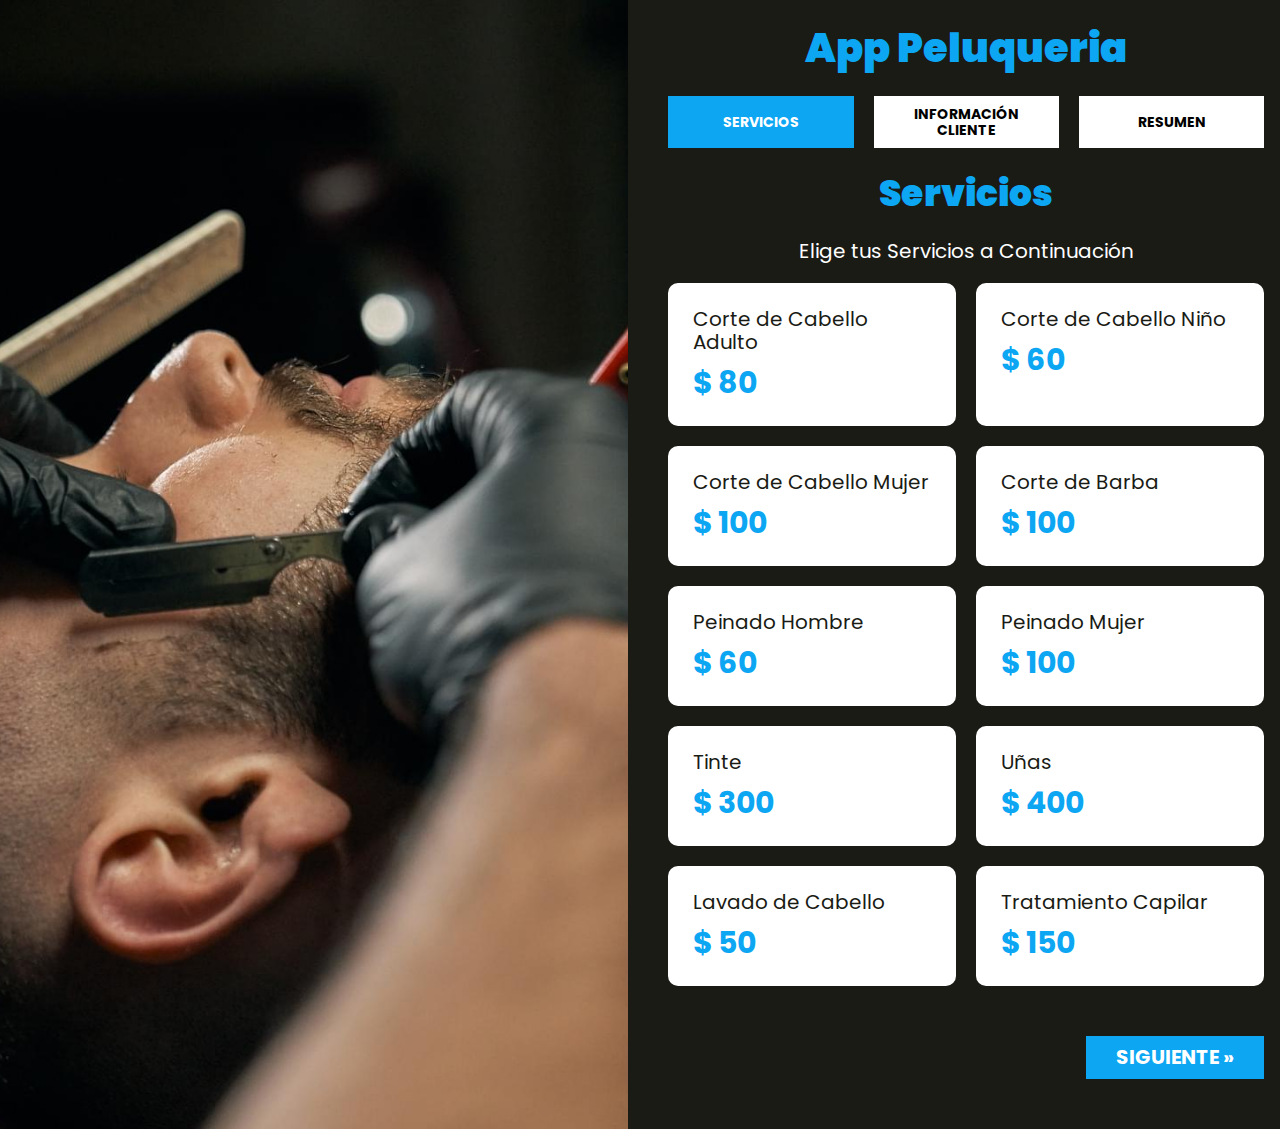
<file: HTML/AppSalon_fin/index.html>
<!DOCTYPE html>
<html lang="en">
<head>
    <meta charset="UTF-8">
    <meta name="viewport" content="width=device-width, initial-scale=1.0">
    <title>App Salón de Belleza</title>
    <link href="https://fonts.googleapis.com/css2?family=Poppins:wght@300;700;900&display=swap" rel="stylesheet"> 
    <link rel="stylesheet" href="build/css/app.css">
</head>
<body>

    <div class="contenedor-estetica">
        <div class="imagen"></div>
        <div class="app">
            <header class="header">
                <h1>App Peluqueria</h1>
            </header>
            <nav class="tabs">
                <button type="button" data-paso="1">Servicios</button>
                <button type="button" data-paso="2">Información Cliente</button>
                <button type="button" data-paso="3">Resumen</button>
            </nav>


            <!-- Inicia Contenido App -->
            <div id="paso-1" class="seccion">
                <h2>Servicios</h2>
                <p class="text-center">Elige tus Servicios a Continuación</p>
                <div id="servicios" class="listado-servicios"></div>
            </div>
            <div id="paso-2" class="seccion">
                <h2>Tus Datos y Cita</h2>
                <p class="text-center">Coloca tus datos y fecha de tu cita</p>

                <form class="formulario">
                    <div class="campo">
                        <label
                            for="nombre"    
                        >Nombre</label>
                        <input 
                            id="nombre"
                            type="text"
                            placeholder="Tu Nombre"
                        >
                    </div>
                    <div class="campo">
                        <label
                            for="fecha"    
                        >Fecha</label>
                        <input 
                            id="fecha"
                            type="date"
                        >
                    </div>
                    <div class="campo">
                        <label
                            for="hora"    
                        >Hora</label>
                        <input 
                            id="hora"
                            type="time"
                        >
                    </div>
                </form>

            </div>
            <div id="paso-3" class="seccion contenido-resumen">
                <h2>Resumen</h2>
            </div>

            <div class="paginacion">
                <button
                    id="anterior"
                >
                   &laquo; Anterior
                </button>

                <button
                    id="siguiente"
                >
                    Siguiente &raquo;
                </button>
            </div>
        </div>
    </div>

    <script src="build/js/bundle.min.js"></script>
</body>
</html>
</file>
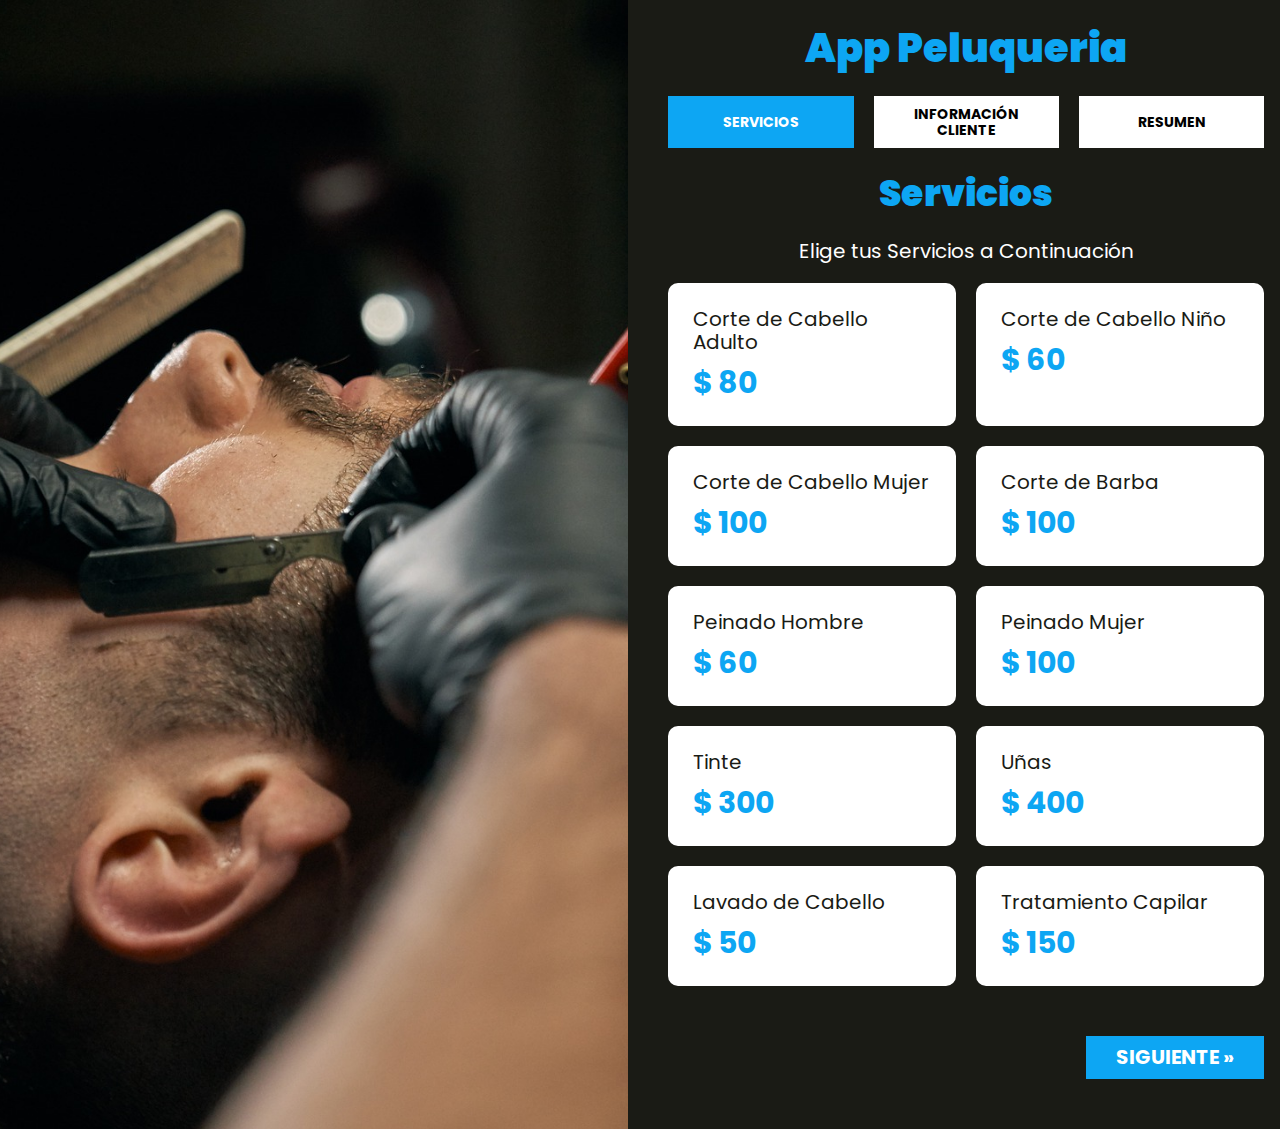
<file: HTML/AppSalon_fin_eligulp/index.html>
<!DOCTYPE html>
<html lang="en">
<head>
    <meta charset="UTF-8">
    <meta name="viewport" content="width=device-width, initial-scale=1.0">
    <title>App Salón de Belleza</title>
    <link href="https://fonts.googleapis.com/css2?family=Poppins:wght@300;700;900&display=swap" rel="stylesheet"> 
    <link rel="stylesheet" href="assets/css/normalize.css">
    <link rel="stylesheet" href="assets/css/app.css">
</head>
<body>

    <div class="contenedor-estetica">
        <div class="imagen"></div>
        <div class="app">
            <header class="header">
                <h1>App Peluqueria</h1>
            </header>
            <nav class="tabs">
                <button type="button" data-paso="1">Servicios</button>
                <button type="button" data-paso="2">Información Cliente</button>
                <button type="button" data-paso="3">Resumen</button>
            </nav>


            <!-- Inicia Contenido App -->
            <div id="paso-1" class="seccion">
                <h2>Servicios</h2>
                <p class="text-center">Elige tus Servicios a Continuación</p>
                <div id="servicios" class="listado-servicios"></div>
            </div>
            <div id="paso-2" class="seccion">
                <h2>Tus Datos y Cita</h2>
                <p class="text-center">Coloca tus datos y fecha de tu cita</p>

                <form class="formulario">
                    <div class="campo">
                        <label
                            for="nombre"    
                        >Nombre</label>
                        <input 
                            id="nombre"
                            type="text"
                            placeholder="Tu Nombre"
                        >
                    </div>
                    <div class="campo">
                        <label
                            for="fecha"    
                        >Fecha</label>
                        <input 
                            id="fecha"
                            type="date"
                        >
                    </div>
                    <div class="campo">
                        <label
                            for="hora"    
                        >Hora</label>
                        <input 
                            id="hora"
                            type="time"
                        >
                    </div>
                </form>

            </div>
            <div id="paso-3" class="seccion contenido-resumen">
                <h2>Resumen</h2>
            </div>

            <div class="paginacion">
                <button
                    id="anterior"
                >
                   &laquo; Anterior
                </button>

                <button
                    id="siguiente"
                >
                    Siguiente &raquo;
                </button>
            </div>
        </div>
    </div>

    <script src="assets/js/app.js"></script>
</body>
</html>
</file>
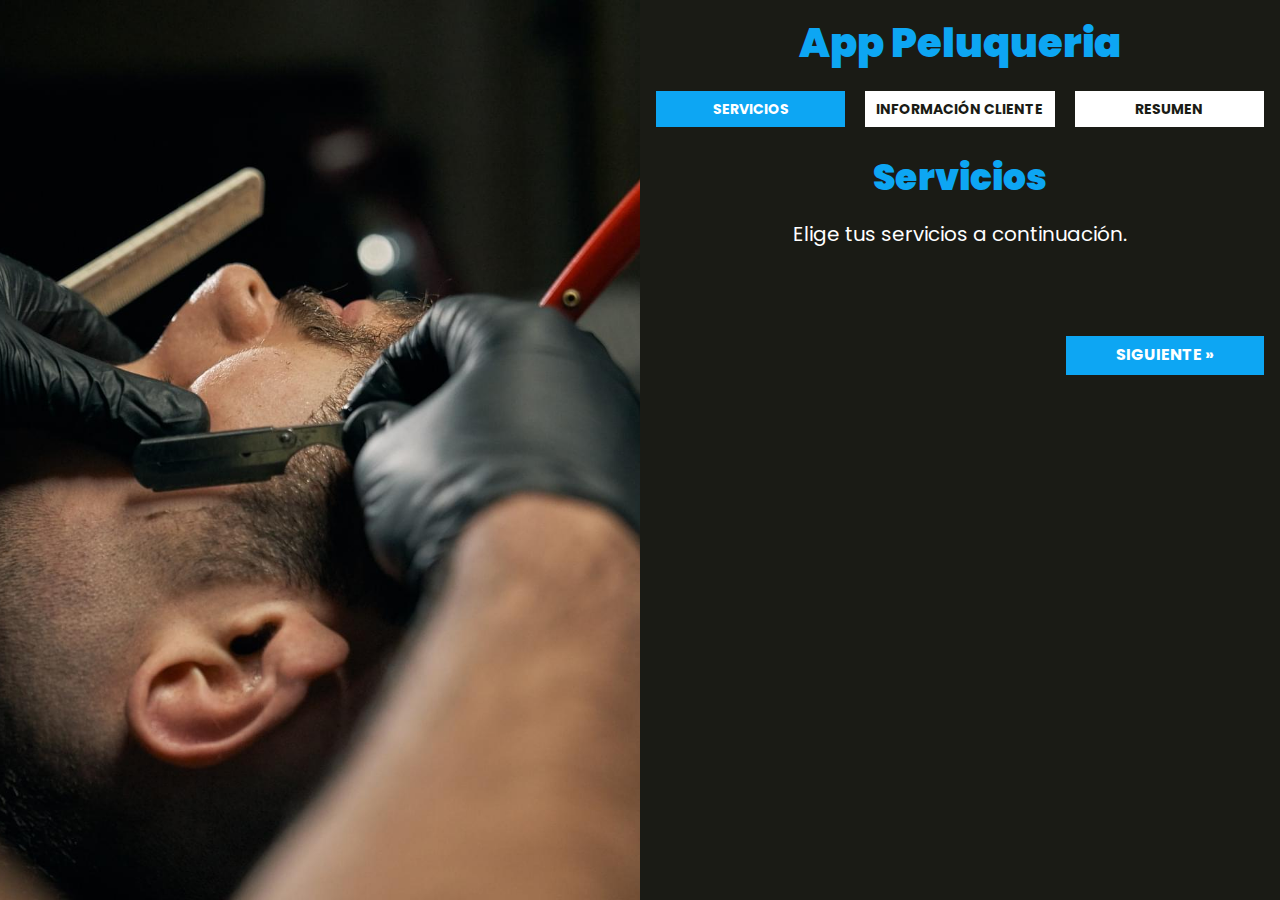
<file: PHP/AppSalon_PHP/index.html>
<!DOCTYPE html>
<html lang="en">
<head>
    <meta charset="UTF-8">
    <meta name="viewport" content="width=device-width, initial-scale=1.0">
    <title>App Estética</title>
    <link href="https://fonts.googleapis.com/css2?family=Poppins:wght@300;700;900&display=swap" rel="stylesheet"> 
    <link rel="stylesheet" href="build/css/app.css">
</head>
<body>

    <div class="contenedor-estetica">
        <div class="imagen"></div>
        <div class="app">
            <header class="header">
                <h1>App Peluqueria</h1>
            </header>

            <nav class="tabs">
                <button type="button" data-tab="1">Servicios</button>
                <button type="button" data-tab="2">Información Cliente</button>
                <button type="button" data-tab="3">Resumen</button>
            </nav>

            <div id="paso-1" class="servicios seccion">
                <h2>Servicios</h2>
                <p class="text-center">Elige tus servicios a continuación.</p>

                <div id="servicios" class="listado-servicios"></div>
            </div>
            <div id="paso-2" class="informacion-cliente seccion">
                <h2>Tus Datos y Cita</h2>
                <p class="text-center">Coloca tus datos y fecha de tu cita.</p>

                <form class="formulario">
                    <div class="campo">
                        <label for="nombre">Nombre</label>
                        <input 
                            type="text" 
                            id="nombre" 
                            placeholder="Tu Nombre"
                        >
                    </div>
                    <div class="campo">
                        <label for="nombre">Fecha</label>
                        <input 
                            type="date" 
                            id="fecha" 
                            min="2020-11-20"
                        >
                    </div>
                    <div class="campo">
                        <label for="nombre">Hora</label>
                        <input 
                            type="time" 
                            id="hora" 
                            min="10:00:00"
                            max="20:00:00"
                        >
                    </div>
                </form>
            </div>

            <div id="paso-3" class="resumen seccion">
                <h2>Resumen</h2>
                <div class="contenido-resumen"></div>
            </div>


            <div class="paginacion">
                <button 
                    id="anterior"
                    type="button"
                    class="btn" 
                >&laquo; Anterior </button>

                <button
                    id="siguiente"
                    class="btn" 
                    href="#"
                >Siguiente &raquo; </button>
            </div>
 
        </div>
    </div>
    <script src="build/js/bundle.min.js"></script>
</body>
</html>
</file>
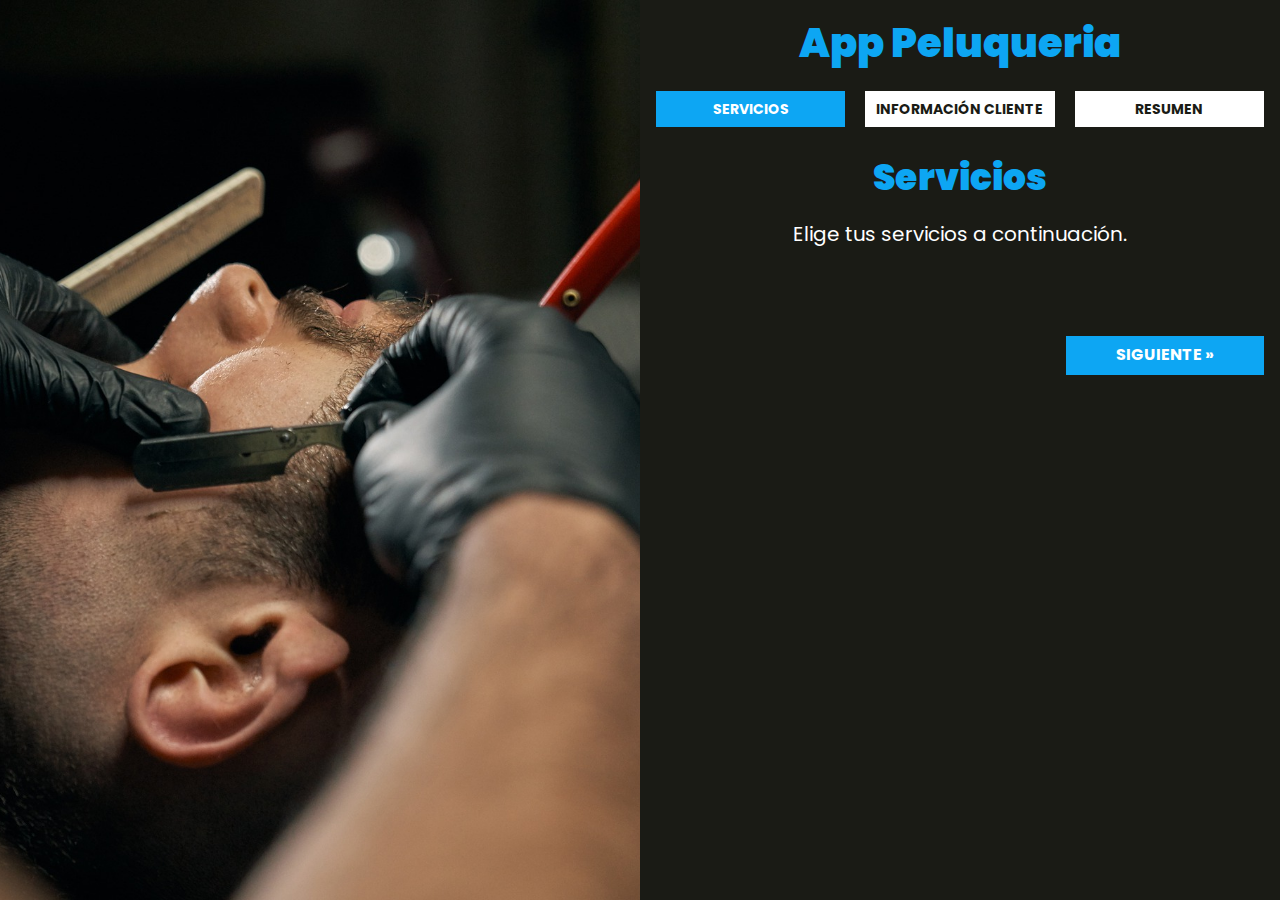
<file: PHP/AppSalon_PHP_eligulp/index.html>
<!DOCTYPE html>
<html lang="en">
<head>
    <meta charset="UTF-8">
    <meta name="viewport" content="width=device-width, initial-scale=1.0">
    <title>App Estética</title>
    <link href="https://fonts.googleapis.com/css2?family=Poppins:wght@300;700;900&display=swap" rel="stylesheet"> 
    <link rel="stylesheet" href="assets/css/normalize.css">
    <link rel="stylesheet" href="assets/css/app.css">
</head>
<body>

    <div class="contenedor-estetica">
        <div class="imagen"></div>
        <div class="app">
            <header class="header">
                <h1>App Peluqueria</h1>
            </header>

            <nav class="tabs">
                <button type="button" data-tab="1">Servicios</button>
                <button type="button" data-tab="2">Información Cliente</button>
                <button type="button" data-tab="3">Resumen</button>
            </nav>

            <div id="paso-1" class="servicios seccion">
                <h2>Servicios</h2>
                <p class="text-center">Elige tus servicios a continuación.</p>

                <div id="servicios" class="listado-servicios"></div>
            </div>
            <div id="paso-2" class="informacion-cliente seccion">
                <h2>Tus Datos y Cita</h2>
                <p class="text-center">Coloca tus datos y fecha de tu cita.</p>

                <form class="formulario">
                    <div class="campo">
                        <label for="nombre">Nombre</label>
                        <input 
                            type="text" 
                            id="nombre" 
                            placeholder="Tu Nombre"
                        >
                    </div>
                    <div class="campo">
                        <label for="nombre">Fecha</label>
                        <input 
                            type="date" 
                            id="fecha" 
                            min="2020-11-20"
                        >
                    </div>
                    <div class="campo">
                        <label for="nombre">Hora</label>
                        <input 
                            type="time" 
                            id="hora" 
                            min="10:00:00"
                            max="20:00:00"
                        >
                    </div>
                </form>
            </div>

            <div id="paso-3" class="resumen seccion">
                <h2>Resumen</h2>
                <div class="contenido-resumen"></div>
            </div>


            <div class="paginacion">
                <button 
                    id="anterior"
                    type="button"
                    class="btn" 
                >&laquo; Anterior </button>

                <button
                    id="siguiente"
                    class="btn" 
                    href="#"
                >Siguiente &raquo; </button>
            </div>
 
        </div>
    </div>
    <script src="assets/js/app.js"></script>
</body>
</html>
</file>
<file: HTML/AppSalon_fin_eligulp/assets/css/app.css>
.text-center {
    text-align: center
}

html {
    box-sizing: border-box;
    font-size: 62.5%
}

*,
:after,
:before {
    box-sizing: inherit
}

body {
    font-family: Poppins, sans-serif;
    font-size: 1.6rem
}

p {
    color: #fff;
    font-size: 2rem
}

.contenedor {
    margin: 0 auto;
    max-width: 1200px;
    width: 95%
}

a {
    text-decoration: none
}

img {
    max-width: 100%
}

h1,
h2,
h3 {
    color: #0da6f3;
    font-family: Poppins, sans-serif;
    font-weight: 900;
    margin: 0 0 2.5rem;
    text-align: center
}

h1 {
    font-size: 4rem
}

h2 {
    font-size: 3.6rem
}

h3 {
    font-size: 3rem;
    text-align: center
}

body {
    background-color: #1a1b15
}

@media (min-width:768px) {
    .contenedor-estetica {
        display: grid;
        gap: 2.5rem;
        grid-template-columns: repeat(2, 1fr);
        height: 100vh
    }
}

.contenedor-estetica .imagen {
    background-image: url(../img/1.jpg);
    background-position: 50%;
    background-size: cover;
    height: 30rem
}

@media (min-width:768px) {
    .contenedor-estetica .imagen {
        height: auto
    }
}

.app {
    margin: 0 auto;
    padding-top: 2.5rem;
    width: 95%
}

.app .seccion {
    display: none;
    margin-top: 2.5rem
}

.mostrar-seccion {
    display: block !important
}

.tabs {
    display: grid;
    gap: 2rem;
    grid-template-columns: repeat(3, 1fr)
}

.tabs button {
    background-color: #fff;
    border: none;
    font-size: 1.4rem;
    font-weight: 700;
    padding: 1rem;
    text-align: center;
    text-transform: uppercase
}

.tabs button.actual {
    background-color: #0da6f3;
    color: #fff
}

.tabs button:hover {
    cursor: pointer
}

@media (min-width:768px) {
    .listado-servicios {
        display: grid;
        gap: 2rem;
        grid-template-columns: repeat(2, 1fr)
    }
}

.listado-servicios .servicio {
    background-color: #fff;
    border-radius: 1rem;
    margin-bottom: 2rem;
    padding: 2.5rem
}

@media (min-width:768px) {
    .listado-servicios .servicio {
        margin-bottom: 0
    }
}

.listado-servicios .servicio p {
    margin: 0 0 1.25rem
}

.listado-servicios .servicio .nombre-servicio {
    color: #1a1b15
}

.listado-servicios .servicio .precio-servicio {
    color: #0da6f3;
    font-size: 3rem;
    font-weight: 700;
    margin: 0
}

.listado-servicios .servicio.seleccionado {
    background-color: #0da6f3
}

.listado-servicios .servicio.seleccionado p {
    color: #fff
}

.paginacion {
    display: flex;
    justify-content: space-between;
    padding: 5rem 0
}

.paginacion button {
    background-color: #0da6f3;
    border: none;
    color: #fff;
    display: block;
    font-size: 2rem;
    font-weight: 700;
    padding: 1rem 3rem;
    text-align: center;
    text-transform: uppercase
}

.paginacion button.ocultar {
    visibility: hidden
}

.paginacion button:hover {
    cursor: pointer
}

.formulario {
    width: 100%
}

.campo {
    align-items: center;
    display: flex;
    margin-bottom: 2rem
}

.campo label {
    color: #fff;
    flex: 0 0 10rem
}

.campo input {
    border: none;
    border-radius: 1rem;
    flex: 1;
    padding: 1.25rem
}

.alerta {
    color: #fff;
    display: block;
    padding: 2.5rem;
    text-align: center;
    width: 100%
}

.alerta.error {
    background-color: #c20000
}

.invalidar-cita {
    margin: 2.5rem 0;
    text-align: center;
    text-transform: uppercase
}

.contenido-resumen {
    margin-bottom: 2.5rem 0
}

.contenido-resumen p {
    margin-bottom: .5rem
}

.contenido-resumen p span {
    color: #0da6f3;
    font-size: 2.4rem;
    font-weight: 700
}

.contenido-resumen .resumen-servicios h3 {
    margin: 2.5rem 0
}

.contenido-resumen .resumen-servicios .contenedor-servicio {
    border-bottom: 1px solid #43453c;
    margin-bottom: 2rem;
    padding-bottom: 2rem
}

.contenido-resumen .resumen-servicios .contenedor-servicio .precio {
    color: #0da6f3;
    font-size: 2.4rem;
    font-weight: 700
}

.total {
    text-align: right
}
</file>
<file: PHP/AppSalon_PHP_eligulp/assets/css/app.css>
.text-center {
    text-align: center
}

html {
    box-sizing: border-box;
    font-size: 62.5%
}

*,
:after,
:before {
    box-sizing: inherit
}

body {
    font-family: Poppins, sans-serif;
    font-size: 1.6rem
}

p {
    color: #fff;
    font-size: 2rem
}

.contenedor {
    margin: 0 auto;
    max-width: 1200px;
    width: 95%
}

a {
    text-decoration: none
}

img {
    max-width: 100%
}

h1,
h2,
h3 {
    color: #0da6f3;
    font-family: Poppins, sans-serif;
    font-weight: 900;
    margin: 0 0 2.5rem;
    text-align: center
}

h1 {
    font-size: 4rem
}

h2 {
    font-size: 3.6rem
}

h3 {
    font-size: 3rem;
    text-align: center
}

html {
    height: 100%
}

body {
    background-color: #1a1b15;
    color: #fff;
    display: flex;
    flex-direction: column;
    min-height: 100%
}

@media (min-width:768px) {
    .contenedor-estetica {
        display: grid;
        grid-template-columns: repeat(2, 1fr);
        min-height: 100vh
    }
}

.contenedor-estetica .imagen {
    background-image: url(../img/1.jpg);
    background-position: 50%;
    background-size: cover;
    height: 30rem
}

@media (min-width:768px) {
    .contenedor-estetica .imagen {
        height: auto
    }
}

.contenedor-estetica .app {
    margin: 0 auto;
    width: 95%
}

.seccion {
    display: none
}

.btn,
.mostrar-seccion {
    display: block
}

.btn {
    background-color: #0da6f3;
    border: none;
    color: #fff;
    font-weight: 700;
    margin-top: 2rem;
    padding: 1rem 5rem;
    text-align: center;
    text-transform: uppercase;
    width: 100%
}

@media (min-width:480px) {
    .btn {
        width: auto
    }
}

.btn.btn-block {
    background-color: #fff;
    color: #0da6f3;
    font-size: 2rem;
    padding: 2rem;
    width: 100%
}

.btn:hover {
    cursor: pointer
}

.header {
    margin-top: 2rem
}

.header p {
    color: #fff;
    text-align: center
}

.tabs {
    -moz-column-gap: 2rem;
    column-gap: 2rem;
    display: grid;
    grid-template-columns: repeat(3, 1fr);
    justify-content: center;
    margin-bottom: 3rem
}

.tabs button {
    background-color: #fff;
    border: none;
    color: #1a1b15;
    font-size: 1.4rem;
    font-weight: 700;
    padding: 1rem;
    text-align: center;
    text-transform: uppercase
}

.tabs button:hover {
    cursor: pointer
}

.tabs button.actual {
    background-color: #0da6f3;
    color: #fff
}

.listado-servicios {
    display: grid;
    gap: 2rem;
    grid-template-rows: auto
}

@media (min-width:768px) {
    .listado-servicios {
        grid-template-columns: repeat(2, 1fr)
    }
}

.listado-servicios .servicio {
    background-color: #fff;
    border-radius: 1rem;
    padding: 3rem
}

.listado-servicios .servicio p {
    color: #1a1b15;
    margin: 0 0 1.25rem
}

.listado-servicios .servicio p:last-of-type {
    margin: 0
}

.listado-servicios .servicio .precio-servicio {
    color: #0da6f3;
    font-size: 3rem;
    font-weight: 700
}

.listado-servicios .servicio.seleccionado {
    background-color: #0da6f3
}

.listado-servicios .servicio.seleccionado p {
    color: #fff
}

.formulario {
    width: 100%
}

.campo {
    align-items: center;
    display: flex;
    margin-bottom: 2rem
}

.campo label {
    flex: 0 0 10rem
}

.campo input {
    border: none;
    border-radius: 1rem;
    flex: 1;
    padding: 1.25rem
}

.alerta {
    color: #fff;
    display: block;
    padding: 2.5rem;
    text-align: center;
    width: 100%
}

.alerta.error {
    background-color: #c20000
}

.alerta.exito {
    background-color: #0da6f3
}

.paginacion {
    padding: 5rem 0
}

@media (min-width:480px) {
    .paginacion {
        display: flex;
        justify-content: space-between
    }
}

.ocultar {
    visibility: hidden
}

.contenido-resumen {
    margin-bottom: 2.5rem 0
}

.contenido-resumen p {
    margin-bottom: .5rem
}

.contenido-resumen p span {
    color: #0da6f3;
    font-size: 2.4rem;
    font-weight: 700
}

.contenido-resumen .resumen-servicios {
    margin-bottom: 2.5rem
}

.contenido-resumen .resumen-servicios h3 {
    margin: 5rem 0
}

.invalidar-cita {
    padding-bottom: 2rem;
    text-align: center;
    text-transform: uppercase
}
</file>
<file: HTML/AppSalon_fin/build/css/app.css>
/*! normalize.css v8.0.1 | MIT License | github.com/necolas/normalize.css */html{-webkit-text-size-adjust:100%;line-height:1.15}body{margin:0}main{display:block}h1{font-size:2em;margin:.67em 0}hr{box-sizing:content-box;height:0;overflow:visible}pre{font-family:monospace,monospace;font-size:1em}a{background-color:transparent}abbr[title]{border-bottom:none;text-decoration:underline;-webkit-text-decoration:underline dotted;text-decoration:underline dotted}b,strong{font-weight:bolder}code,kbd,samp{font-family:monospace,monospace;font-size:1em}small{font-size:80%}sub,sup{font-size:75%;line-height:0;position:relative;vertical-align:baseline}sub{bottom:-.25em}sup{top:-.5em}img{border-style:none}button,input,optgroup,select,textarea{font-family:inherit;font-size:100%;line-height:1.15;margin:0}button,input{overflow:visible}button,select{text-transform:none}[type=button],[type=reset],[type=submit],button{-webkit-appearance:button}[type=button]::-moz-focus-inner,[type=reset]::-moz-focus-inner,[type=submit]::-moz-focus-inner,button::-moz-focus-inner{border-style:none;padding:0}[type=button]:-moz-focusring,[type=reset]:-moz-focusring,[type=submit]:-moz-focusring,button:-moz-focusring{outline:1px dotted ButtonText}fieldset{padding:.35em .75em .625em}legend{box-sizing:border-box;color:inherit;display:table;max-width:100%;padding:0;white-space:normal}progress{vertical-align:baseline}textarea{overflow:auto}[type=checkbox],[type=radio]{box-sizing:border-box;padding:0}[type=number]::-webkit-inner-spin-button,[type=number]::-webkit-outer-spin-button{height:auto}[type=search]{-webkit-appearance:textfield;outline-offset:-2px}[type=search]::-webkit-search-decoration{-webkit-appearance:none}::-webkit-file-upload-button{-webkit-appearance:button;font:inherit}details{display:block}summary{display:list-item}[hidden],template{display:none}.text-center{text-align:center}html{box-sizing:border-box;font-size:62.5%}*,:after,:before{box-sizing:inherit}body{font-family:Poppins,sans-serif;font-size:1.6rem}p{color:#fff;font-size:2rem}.contenedor{margin:0 auto;max-width:1200px;width:95%}a{text-decoration:none}img{max-width:100%}h1,h2,h3{color:#0da6f3;font-family:Poppins,sans-serif;font-weight:900;margin:0 0 2.5rem;text-align:center}h1{font-size:4rem}h2{font-size:3.6rem}h3{font-size:3rem;text-align:center}body{background-color:#1a1b15}@media (min-width:768px){.contenedor-estetica{display:grid;gap:2.5rem;grid-template-columns:repeat(2,1fr);height:100vh}}.contenedor-estetica .imagen{background-image:url(../img/1.jpg);background-position:50%;background-size:cover;height:30rem}@media (min-width:768px){.contenedor-estetica .imagen{height:auto}}.app{margin:0 auto;padding-top:2.5rem;width:95%}.app .seccion{display:none;margin-top:2.5rem}.mostrar-seccion{display:block!important}.tabs{display:grid;gap:2rem;grid-template-columns:repeat(3,1fr)}.tabs button{background-color:#fff;border:none;font-size:1.4rem;font-weight:700;padding:1rem;text-align:center;text-transform:uppercase}.tabs button.actual{background-color:#0da6f3;color:#fff}.tabs button:hover{cursor:pointer}@media (min-width:768px){.listado-servicios{display:grid;gap:2rem;grid-template-columns:repeat(2,1fr)}}.listado-servicios .servicio{background-color:#fff;border-radius:1rem;margin-bottom:2rem;padding:2.5rem}@media (min-width:768px){.listado-servicios .servicio{margin-bottom:0}}.listado-servicios .servicio p{margin:0 0 1.25rem}.listado-servicios .servicio .nombre-servicio{color:#1a1b15}.listado-servicios .servicio .precio-servicio{color:#0da6f3;font-size:3rem;font-weight:700;margin:0}.listado-servicios .servicio.seleccionado{background-color:#0da6f3}.listado-servicios .servicio.seleccionado p{color:#fff}.paginacion{display:flex;justify-content:space-between;padding:5rem 0}.paginacion button{background-color:#0da6f3;border:none;color:#fff;display:block;font-size:2rem;font-weight:700;padding:1rem 3rem;text-align:center;text-transform:uppercase}.paginacion button.ocultar{visibility:hidden}.paginacion button:hover{cursor:pointer}.formulario{width:100%}.campo{align-items:center;display:flex;margin-bottom:2rem}.campo label{color:#fff;flex:0 0 10rem}.campo input{border:none;border-radius:1rem;flex:1;padding:1.25rem}.alerta{color:#fff;display:block;padding:2.5rem;text-align:center;width:100%}.alerta.error{background-color:#c20000}.invalidar-cita{margin:2.5rem 0;text-align:center;text-transform:uppercase}.contenido-resumen{margin-bottom:2.5rem 0}.contenido-resumen p{margin-bottom:.5rem}.contenido-resumen p span{color:#0da6f3;font-size:2.4rem;font-weight:700}.contenido-resumen .resumen-servicios h3{margin:2.5rem 0}.contenido-resumen .resumen-servicios .contenedor-servicio{border-bottom:1px solid #43453c;margin-bottom:2rem;padding-bottom:2rem}.contenido-resumen .resumen-servicios .contenedor-servicio .precio{color:#0da6f3;font-size:2.4rem;font-weight:700}.total{text-align:right}
/*# sourceMappingURL=app.css.map */
</file>
<file: PHP/AppSalon_PHP/build/css/app.css>
/*! normalize.css v8.0.1 | MIT License | github.com/necolas/normalize.css */html{-webkit-text-size-adjust:100%;line-height:1.15}body{margin:0}main{display:block}h1{font-size:2em;margin:.67em 0}hr{box-sizing:content-box;height:0;overflow:visible}pre{font-family:monospace,monospace;font-size:1em}a{background-color:transparent}abbr[title]{border-bottom:none;text-decoration:underline;-webkit-text-decoration:underline dotted;text-decoration:underline dotted}b,strong{font-weight:bolder}code,kbd,samp{font-family:monospace,monospace;font-size:1em}small{font-size:80%}sub,sup{font-size:75%;line-height:0;position:relative;vertical-align:baseline}sub{bottom:-.25em}sup{top:-.5em}img{border-style:none}button,input,optgroup,select,textarea{font-family:inherit;font-size:100%;line-height:1.15;margin:0}button,input{overflow:visible}button,select{text-transform:none}[type=button],[type=reset],[type=submit],button{-webkit-appearance:button}[type=button]::-moz-focus-inner,[type=reset]::-moz-focus-inner,[type=submit]::-moz-focus-inner,button::-moz-focus-inner{border-style:none;padding:0}[type=button]:-moz-focusring,[type=reset]:-moz-focusring,[type=submit]:-moz-focusring,button:-moz-focusring{outline:1px dotted ButtonText}fieldset{padding:.35em .75em .625em}legend{box-sizing:border-box;color:inherit;display:table;max-width:100%;padding:0;white-space:normal}progress{vertical-align:baseline}textarea{overflow:auto}[type=checkbox],[type=radio]{box-sizing:border-box;padding:0}[type=number]::-webkit-inner-spin-button,[type=number]::-webkit-outer-spin-button{height:auto}[type=search]{-webkit-appearance:textfield;outline-offset:-2px}[type=search]::-webkit-search-decoration{-webkit-appearance:none}::-webkit-file-upload-button{-webkit-appearance:button;font:inherit}details{display:block}summary{display:list-item}[hidden],template{display:none}.text-center{text-align:center}html{box-sizing:border-box;font-size:62.5%}*,:after,:before{box-sizing:inherit}body{font-family:Poppins,sans-serif;font-size:1.6rem}p{color:#fff;font-size:2rem}.contenedor{margin:0 auto;max-width:1200px;width:95%}a{text-decoration:none}img{max-width:100%}h1,h2,h3{color:#0da6f3;font-family:Poppins,sans-serif;font-weight:900;margin:0 0 2.5rem;text-align:center}h1{font-size:4rem}h2{font-size:3.6rem}h3{font-size:3rem;text-align:center}html{height:100%}body{background-color:#1a1b15;color:#fff;display:flex;flex-direction:column;min-height:100%}@media (min-width:768px){.contenedor-estetica{display:grid;grid-template-columns:repeat(2,1fr);min-height:100vh}}.contenedor-estetica .imagen{background-image:url(../img/1.jpg);background-position:50%;background-size:cover;height:30rem}@media (min-width:768px){.contenedor-estetica .imagen{height:auto}}.contenedor-estetica .app{margin:0 auto;width:95%}.seccion{display:none}.btn,.mostrar-seccion{display:block}.btn{background-color:#0da6f3;border:none;color:#fff;font-weight:700;margin-top:2rem;padding:1rem 5rem;text-align:center;text-transform:uppercase;width:100%}@media (min-width:480px){.btn{width:auto}}.btn.btn-block{background-color:#fff;color:#0da6f3;font-size:2rem;padding:2rem;width:100%}.btn:hover{cursor:pointer}.header{margin-top:2rem}.header p{color:#fff;text-align:center}.tabs{-moz-column-gap:2rem;column-gap:2rem;display:grid;grid-template-columns:repeat(3,1fr);justify-content:center;margin-bottom:3rem}.tabs button{background-color:#fff;border:none;color:#1a1b15;font-size:1.4rem;font-weight:700;padding:1rem;text-align:center;text-transform:uppercase}.tabs button:hover{cursor:pointer}.tabs button.actual{background-color:#0da6f3;color:#fff}.listado-servicios{display:grid;gap:2rem;grid-template-rows:auto}@media (min-width:768px){.listado-servicios{grid-template-columns:repeat(2,1fr)}}.listado-servicios .servicio{background-color:#fff;border-radius:1rem;padding:3rem}.listado-servicios .servicio p{color:#1a1b15;margin:0 0 1.25rem}.listado-servicios .servicio p:last-of-type{margin:0}.listado-servicios .servicio .precio-servicio{color:#0da6f3;font-size:3rem;font-weight:700}.listado-servicios .servicio.seleccionado{background-color:#0da6f3}.listado-servicios .servicio.seleccionado p{color:#fff}.formulario{width:100%}.campo{align-items:center;display:flex;margin-bottom:2rem}.campo label{flex:0 0 10rem}.campo input{border:none;border-radius:1rem;flex:1;padding:1.25rem}.alerta{color:#fff;display:block;padding:2.5rem;text-align:center;width:100%}.alerta.error{background-color:#c20000}.alerta.exito{background-color:#0da6f3}.paginacion{padding:5rem 0}@media (min-width:480px){.paginacion{display:flex;justify-content:space-between}}.ocultar{visibility:hidden}.contenido-resumen{margin-bottom:2.5rem 0}.contenido-resumen p{margin-bottom:.5rem}.contenido-resumen p span{color:#0da6f3;font-size:2.4rem;font-weight:700}.contenido-resumen .resumen-servicios{margin-bottom:2.5rem}.contenido-resumen .resumen-servicios h3{margin:5rem 0}.invalidar-cita{padding-bottom:2rem;text-align:center;text-transform:uppercase}
/*# sourceMappingURL=app.css.map */
</file>
